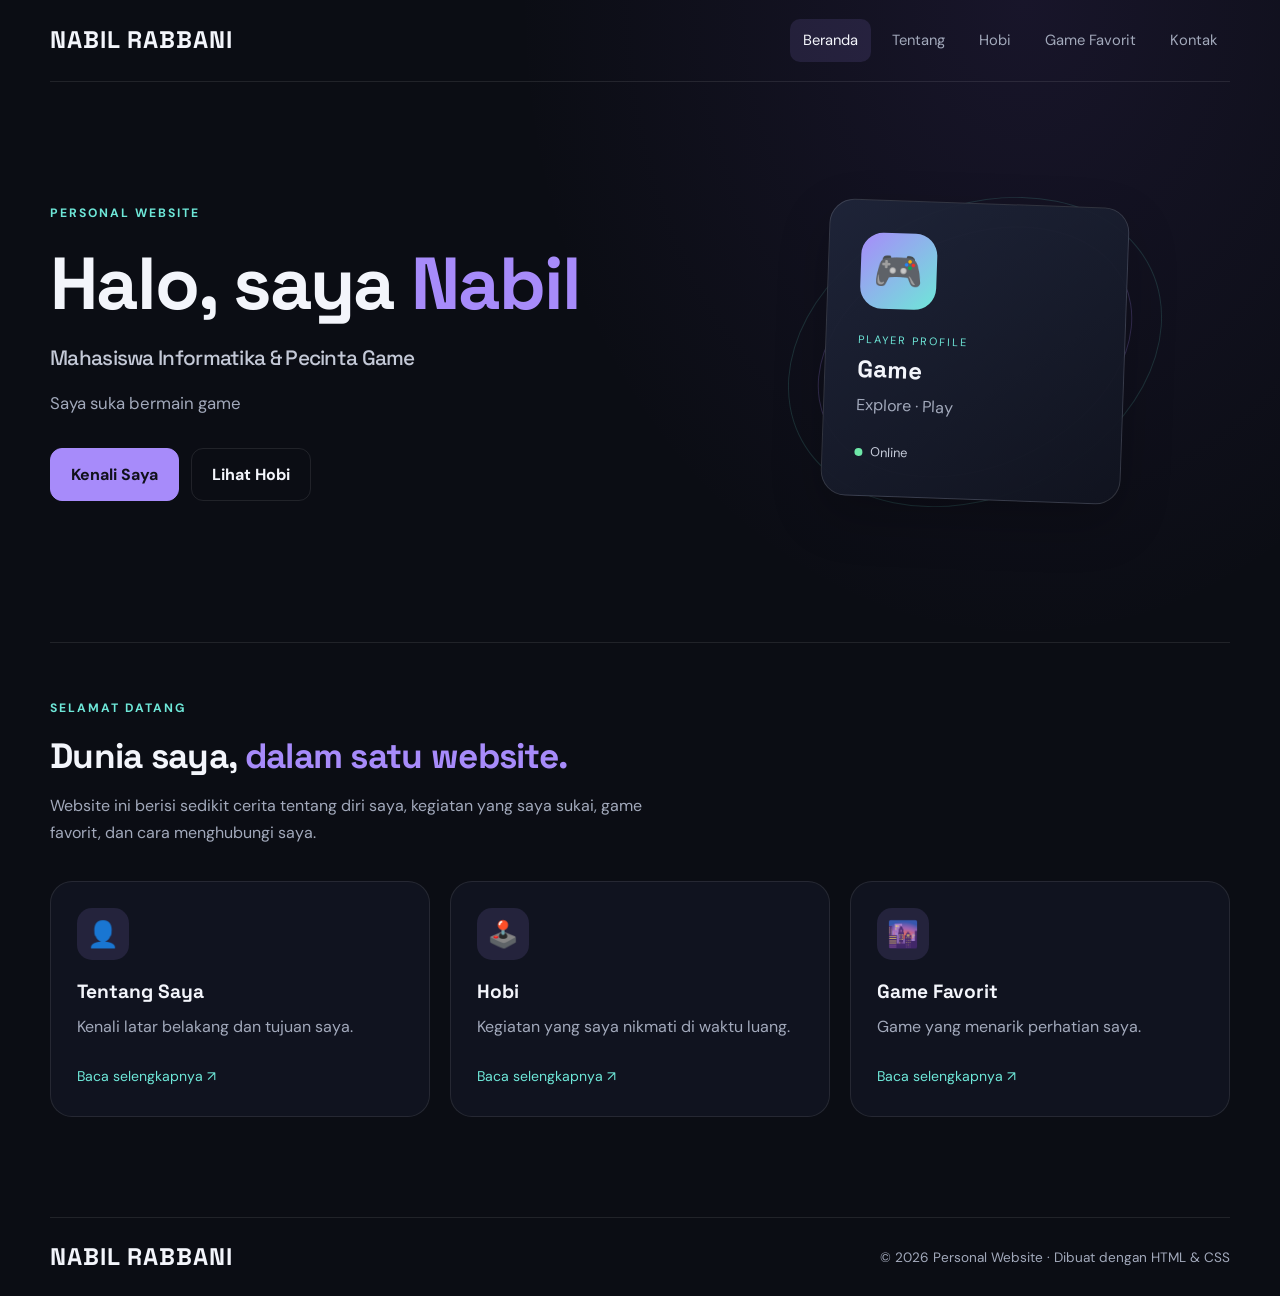
<file: index.html>
<!DOCTYPE html>
<html lang="id">
<head>
  <meta charset="UTF-8">
  <meta name="viewport" content="width=device-width, initial-scale=1.0">
  <title>Beranda | Nabil</title>
  <link rel="stylesheet" href="css/style.css">
</head>
<body>
  <header class="navbar">
    <a class="logo" href="index.html">NABIL RABBANI<span></span></a>
    <nav>
      <a class="active" href="index.html">Beranda</a>
      <a href="tentang.html">Tentang</a>
      <a href="hobi.html">Hobi</a>
      <a href="game.html">Game Favorit</a>
      <a href="kontak.html">Kontak</a>
    </nav>
  </header>

  <main>
    <section class="hero">
      <div class="hero-content">
        <p class="eyebrow">PERSONAL WEBSITE</p>
        <h1>Halo, saya <span>Nabil</span></h1>
        <h2>Mahasiswa Informatika & Pecinta Game</h2>
        <p class="lead">Saya suka bermain game</p>
        <div class="hero-buttons">
          <a class="btn" href="tentang.html">Kenali Saya</a>
          <a class="btn btn-outline" href="hobi.html">Lihat Hobi</a>
        </div>
      </div>
      <div class="hero-art">
        <div class="orbit orbit-one"></div><div class="orbit orbit-two"></div>
        <div class="game-card">
          <div class="game-icon">🎮</div>
          <p class="small-label">PLAYER PROFILE</p>
          <h3>Game</h3>
          <p>Explore · Play </p>
          <div class="status"><span></span> Online</div>
        </div>
      </div>
    </section>

    <section class="section intro">
      <p class="eyebrow">SELAMAT DATANG</p>
      <h2>Dunia saya, <span>dalam satu website.</span></h2>
      <p class="section-desc">Website ini berisi sedikit cerita tentang diri saya, kegiatan yang saya sukai, game favorit, dan cara menghubungi saya.</p>
      <div class="feature-grid">
        <a class="feature-card" href="tentang.html"><div class="feature-icon">👤</div><h3>Tentang Saya</h3><p>Kenali latar belakang dan tujuan saya.</p><span class="card-link">Baca selengkapnya ↗</span></a>
        <a class="feature-card" href="hobi.html"><div class="feature-icon">🕹️</div><h3>Hobi</h3><p>Kegiatan yang saya nikmati di waktu luang.</p><span class="card-link">Baca selengkapnya ↗</span></a>
        <a class="feature-card" href="game.html"><div class="feature-icon">🌆</div><h3>Game Favorit</h3><p>Game yang menarik perhatian saya.</p><span class="card-link">Baca selengkapnya ↗</span></a>
      </div>
    </section>
  </main>

  <footer><a class="logo" href="index.html">NABIL RABBANI<span></span></a><p>© 2026 Personal Website · Dibuat dengan HTML & CSS</p></footer>
</body>
</html>
</file>
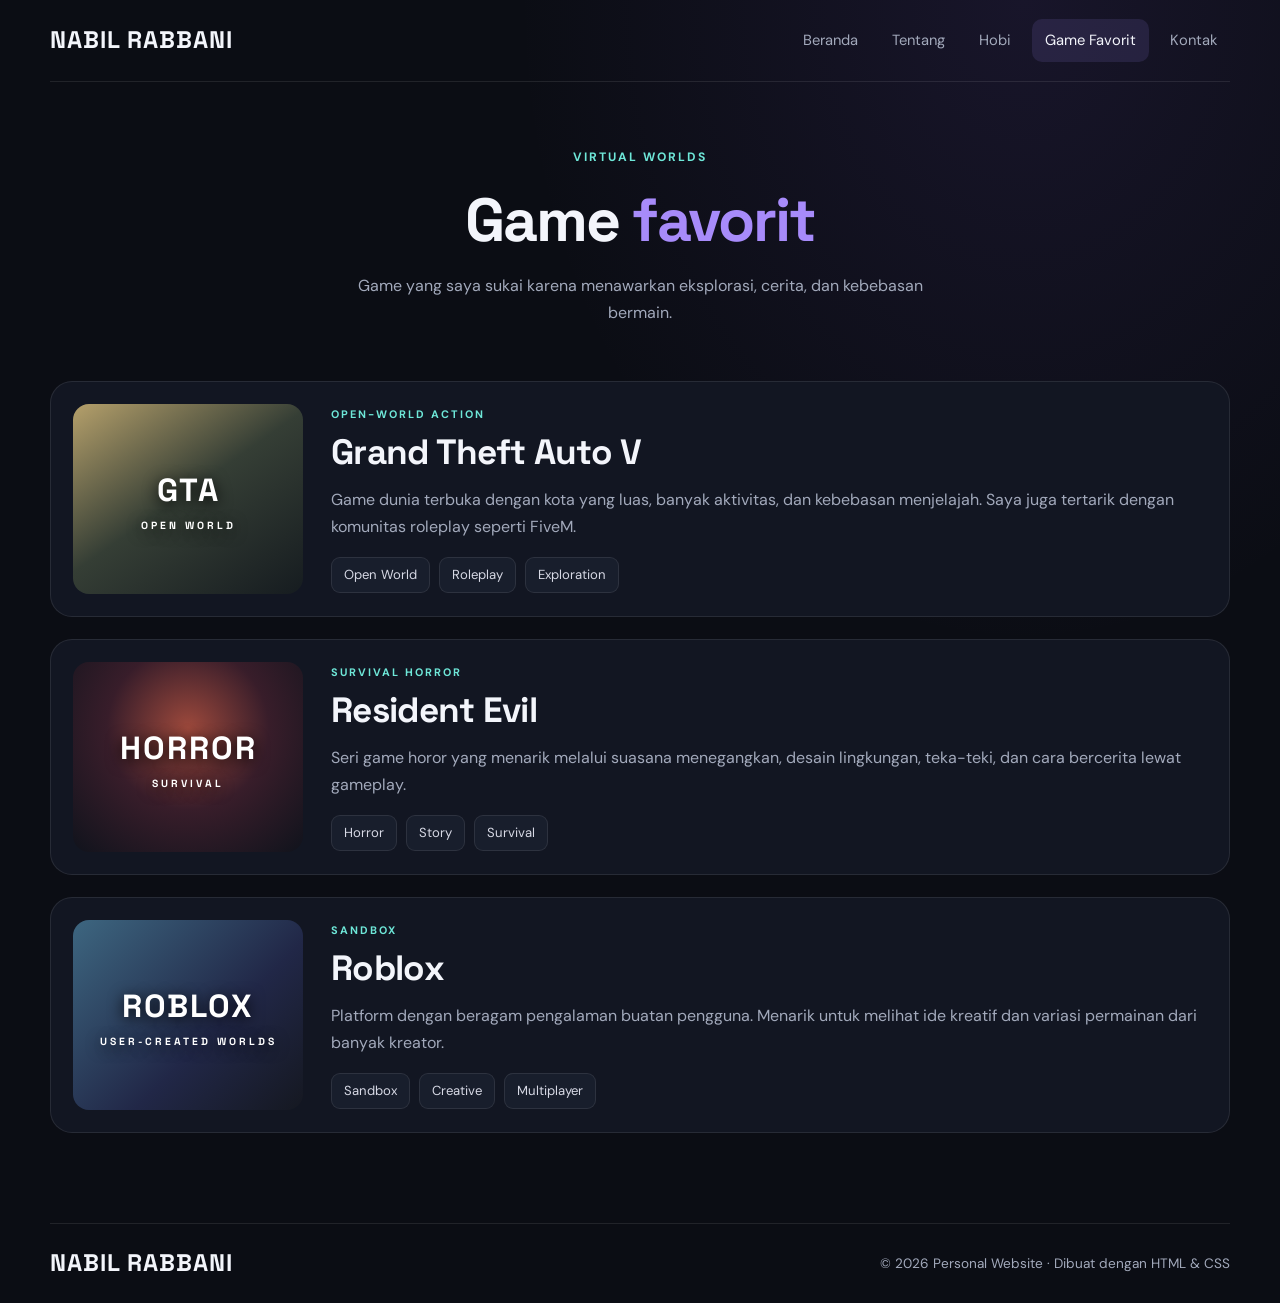
<file: game.html>
<!DOCTYPE html>
<html lang="id">
<head><meta charset="UTF-8"><meta name="viewport" content="width=device-width, initial-scale=1.0"><title>Game Favorit | Nabil</title><link rel="stylesheet" href="css/style.css"></head>
<body>
<header class="navbar"><a class="logo" href="index.html">NABIL RABBANI<span></span></a><nav><a href="index.html">Beranda</a><a href="tentang.html">Tentang</a><a href="hobi.html">Hobi</a><a class="active" href="game.html">Game Favorit</a><a href="kontak.html">Kontak</a></nav></header>
<main class="page-main">
  <section class="page-heading"><p class="eyebrow">VIRTUAL WORLDS</p><h1>Game <span>favorit</span></h1><p>Game yang saya sukai karena menawarkan eksplorasi, cerita, dan kebebasan bermain.</p></section>
  <section class="game-list">
    <article class="game-row"><div class="game-cover cover-gta"><span>GTA</span><small>OPEN WORLD</small></div><div class="game-info"><p class="eyebrow">OPEN-WORLD ACTION</p><h2>Grand Theft Auto V</h2><p>Game dunia terbuka dengan kota yang luas, banyak aktivitas, dan kebebasan menjelajah. Saya juga tertarik dengan komunitas roleplay seperti FiveM.</p><div class="tag-row"><span>Open World</span><span>Roleplay</span><span>Exploration</span></div></div></article>
    <article class="game-row"><div class="game-cover cover-horror"><span>HORROR</span><small>SURVIVAL</small></div><div class="game-info"><p class="eyebrow">SURVIVAL HORROR</p><h2>Resident Evil</h2><p>Seri game horor yang menarik melalui suasana menegangkan, desain lingkungan, teka-teki, dan cara bercerita lewat gameplay.</p><div class="tag-row"><span>Horror</span><span>Story</span><span>Survival</span></div></div></article>
    <article class="game-row"><div class="game-cover cover-roblox"><span>ROBLOX</span><small>USER-CREATED WORLDS</small></div><div class="game-info"><p class="eyebrow">SANDBOX</p><h2>Roblox</h2><p>Platform dengan beragam pengalaman buatan pengguna. Menarik untuk melihat ide kreatif dan variasi permainan dari banyak kreator.</p><div class="tag-row"><span>Sandbox</span><span>Creative</span><span>Multiplayer</span></div></div></article>
  </section>
</main>
<footer><a class="logo" href="index.html">NABIL RABBANI<span></span></a><p>© 2026 Personal Website · Dibuat dengan HTML & CSS</p></footer>
</body></html>
</file>
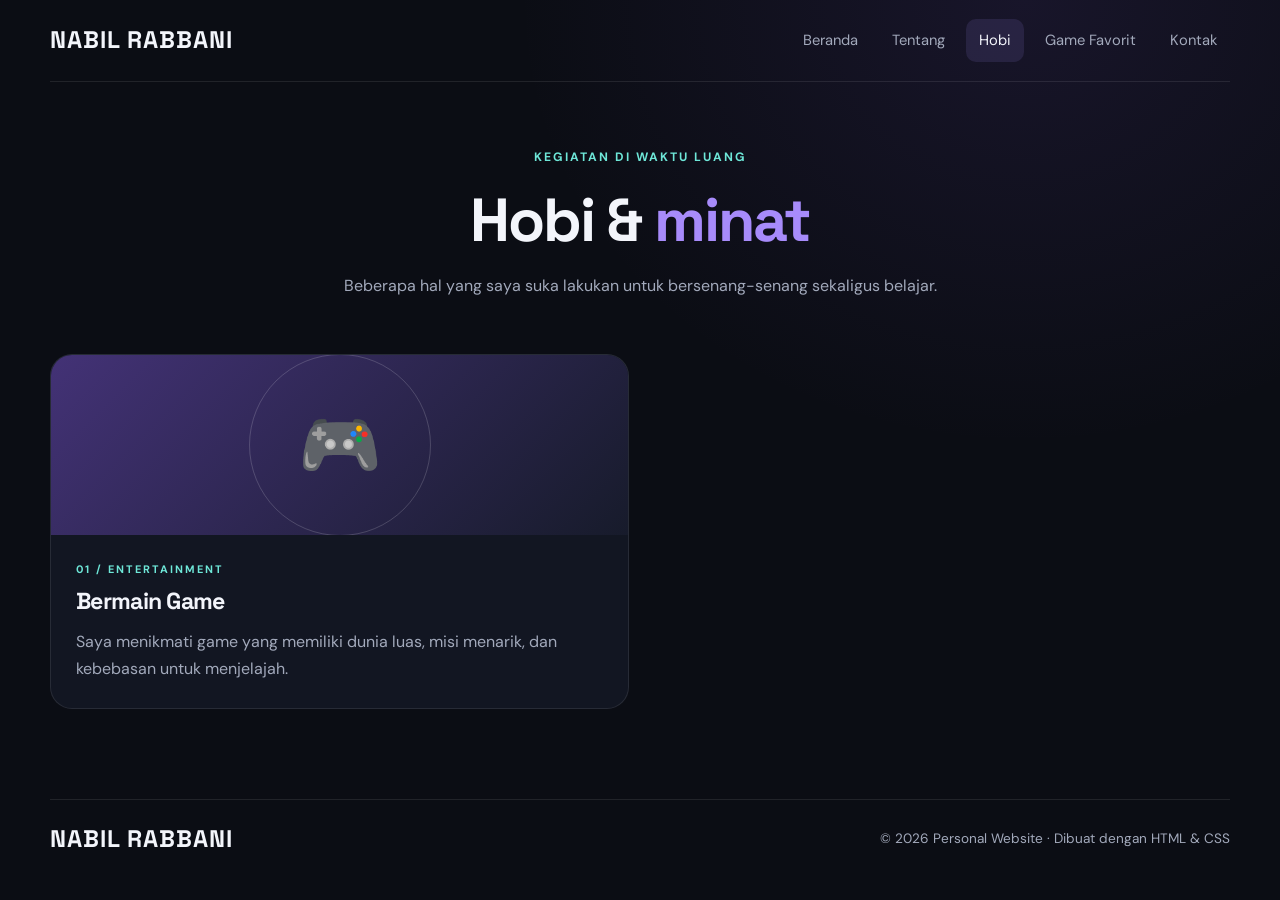
<file: hobi.html>
<!DOCTYPE html>
<html lang="id">
<head><meta charset="UTF-8"><meta name="viewport" content="width=device-width, initial-scale=1.0"><title>Hobi | Nabil</title><link rel="stylesheet" href="css/style.css"></head>
<body>
<header class="navbar"><a class="logo" href="index.html">NABIL RABBANI</a><nav><a href="index.html">Beranda</a><a href="tentang.html">Tentang</a><a class="active" href="hobi.html">Hobi</a><a href="game.html">Game Favorit</a><a href="kontak.html">Kontak</a></nav></header>
<main class="page-main">
  <section class="page-heading"><p class="eyebrow">KEGIATAN DI WAKTU LUANG</p><h1>Hobi & <span>minat</span></h1><p>Beberapa hal yang saya suka lakukan untuk bersenang-senang sekaligus belajar.</p></section>
  <section class="hobby-grid">
    <article class="hobby-card"><div class="hobby-visual purple">🎮</div><div class="hobby-body"><p class="eyebrow">01 / ENTERTAINMENT</p><h2>Bermain Game</h2><p>Saya menikmati game yang memiliki dunia luas, misi menarik, dan kebebasan untuk menjelajah.</p></div></article>
  </section>
</main>
<footer><a class="logo" href="index.html">NABIL RABBANI<span></span></a><p>© 2026 Personal Website · Dibuat dengan HTML & CSS</p></footer>
</body></html>
</file>
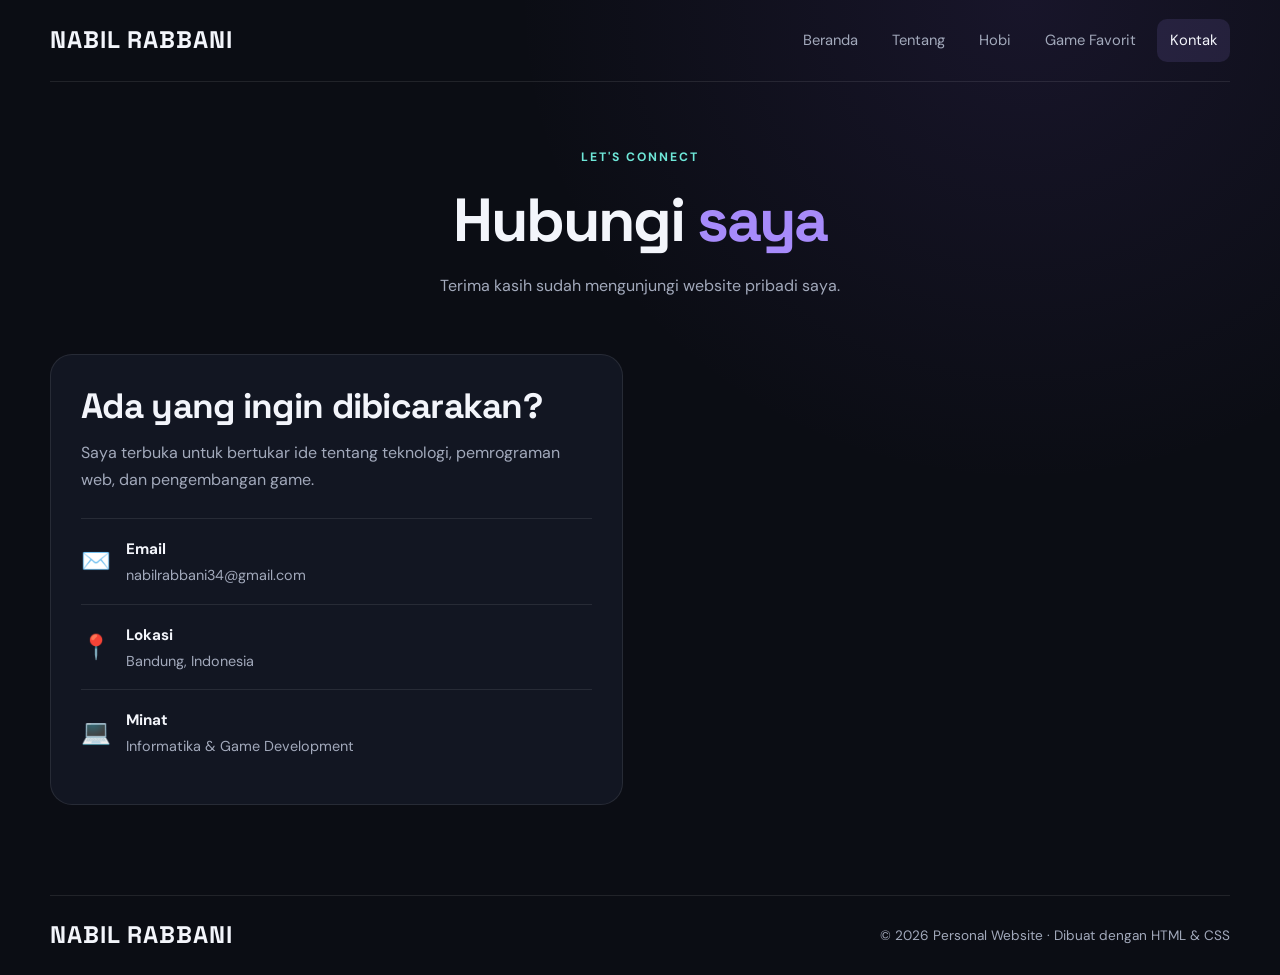
<file: kontak.html>
<!DOCTYPE html>
<html lang="id">
<head><meta charset="UTF-8"><meta name="viewport" content="width=device-width, initial-scale=1.0"><title>Kontak | Nabil</title><link rel="stylesheet" href="css/style.css"></head>
<body>
<header class="navbar"><a class="logo" href="index.html">NABIL RABBANI<span></span></a><nav><a href="index.html">Beranda</a><a href="tentang.html">Tentang</a><a href="hobi.html">Hobi</a><a href="game.html">Game Favorit</a><a class="active" href="kontak.html">Kontak</a></nav></header>
<main class="page-main contact-main">
  <section class="page-heading"><p class="eyebrow">LET'S CONNECT</p><h1>Hubungi <span>saya</span></h1><p>Terima kasih sudah mengunjungi website pribadi saya.</p></section>
  <section class="contact-layout">
    <div class="contact-copy"><h2>Ada yang ingin dibicarakan?</h2><p>Saya terbuka untuk bertukar ide tentang teknologi, pemrograman web, dan pengembangan game.</p><div class="contact-item"><span>✉️</span><div><b>Email</b><p>nabilrabbani34@gmail.com</p></div></div><div class="contact-item"><span>📍</span><div><b>Lokasi</b><p>Bandung, Indonesia</p></div></div><div class="contact-item"><span>💻</span><div><b>Minat</b><p>Informatika & Game Development</p></div></div></div>
</main>
<footer><a class="logo" href="index.html">NABIL RABBANI<span></span></a><p>© 2026 Personal Website · Dibuat dengan HTML & CSS</p></footer>
</body></html>
</file>
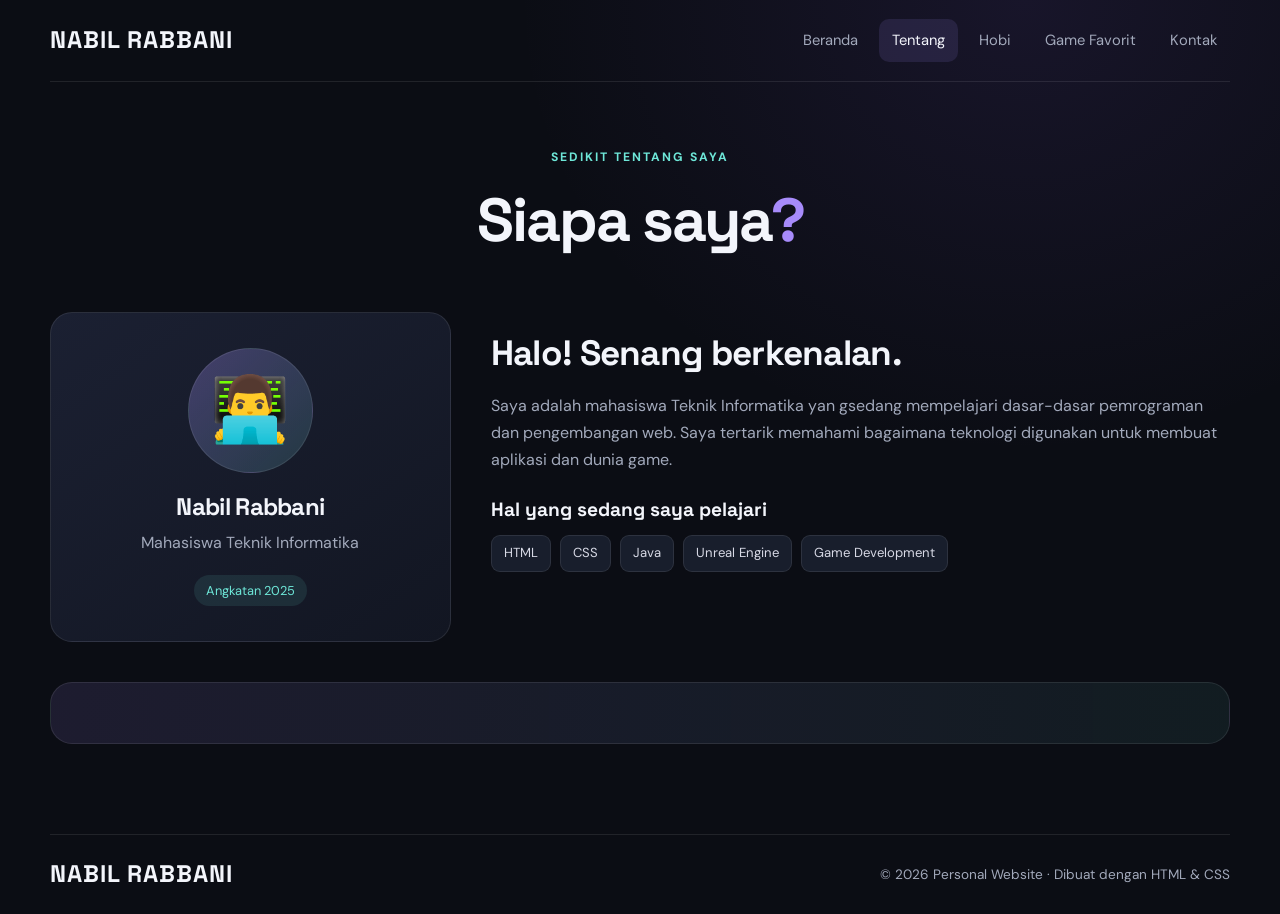
<file: tentang.html>
<!DOCTYPE html>
<html lang="id">
<head><meta charset="UTF-8"><meta name="viewport" content="width=device-width, initial-scale=1.0"><title>Tentang Saya | Nabil</title><link rel="stylesheet" href="css/style.css"></head>
<body>
<header class="navbar"><a class="logo" href="index.html">NABIL RABBANI<span></span></a><nav><a href="index.html">Beranda</a><a class="active" href="tentang.html">Tentang</a><a href="hobi.html">Hobi</a><a href="game.html">Game Favorit</a><a href="kontak.html">Kontak</a></nav></header>
<main class="page-main">
  <section class="page-heading"><p class="eyebrow">SEDIKIT TENTANG SAYA</p><h1>Siapa saya<span>?</span></h1><p></p></section>
  <section class="about-layout">
    <div class="profile-panel"><div class="avatar">👨‍💻</div><h2>Nabil Rabbani</h2><p>Mahasiswa Teknik Informatika</p><span class="tag">Angkatan 2025</span></div>
    <div class="about-copy"><h2>Halo! Senang berkenalan.</h2><p>Saya adalah mahasiswa Teknik Informatika yan gsedang mempelajari dasar-dasar pemrograman dan pengembangan web. Saya tertarik memahami bagaimana teknologi digunakan untuk membuat aplikasi dan dunia game.</p><h3>Hal yang sedang saya pelajari</h3><div class="skill-list"><span>HTML</span><span>CSS</span><span>Java</span><span>Unreal Engine</span><span>Game Development</span></div></div>
  </section>
  <section class="quote-panel"><p></p></section></main>
<footer><a class="logo" href="index.html">NABIL RABBANI<span></span></a><p>© 2026 Personal Website · Dibuat dengan HTML & CSS</p></footer>
</body></html>
</file>
<file: css/style.css>
@import url('https://fonts.googleapis.com/css2?family=DM+Sans:wght@400;500;600;700&family=Space+Grotesk:wght@400;500;600;700&display=swap');

:root {
  --bg: #0b0d14;
  --panel: #121622;
  --panel-light: #181e2c;
  --text: #f3f5fb;
  --muted: #a2a9bb;
  --accent: #a78bfa;
  --accent-2: #6ee7d8;
  --border: rgba(255,255,255,.09);
  --radius: 22px;
  --shadow: 0 20px 50px rgba(0,0,0,.22);
}
* { box-sizing: border-box; margin: 0; padding: 0; }
html { scroll-behavior: smooth; }
body {
  min-height: 100vh;
  background: radial-gradient(ellipse at 80% 0%, rgba(111,75,190,.13), transparent 35%), var(--bg);
  color: var(--text);
  font-family: 'DM Sans', sans-serif;
  line-height: 1.7;
}
a { color: inherit; text-decoration: none; }
p { color: var(--muted); }
h1, h2, h3, .logo { font-family: 'Space Grotesk', sans-serif; line-height: 1.2; }
h1 { font-size: clamp(2.5rem, 6vw, 4.6rem); letter-spacing: -2px; }
h2 { font-size: clamp(1.5rem, 3vw, 2.2rem); letter-spacing: -.7px; }
h3 { font-size: 1.2rem; }
span { color: var(--accent); }
.navbar {
  min-height: 82px; max-width: 1180px; width: calc(100% - 48px); margin: auto;
  display: flex; align-items: center; justify-content: space-between; gap: 24px;
  border-bottom: 1px solid var(--border);
}
.logo { font-size: 1.5rem; font-weight: 700; letter-spacing: 1px; }
.logo span { color: var(--accent-2); }
nav { display: flex; align-items: center; flex-wrap: wrap; gap: 8px; }
nav a { color: var(--muted); font-size: .92rem; padding: 9px 13px; border-radius: 10px; transition: color .25s, background .25s; }
nav a:hover, nav a.active { color: var(--text); background: rgba(167,139,250,.12); }
.hero {
  max-width: 1180px; width: calc(100% - 48px); min-height: 560px; margin: auto;
  display: grid; grid-template-columns: 1.1fr .9fr; align-items: center; gap: 45px; padding: 65px 0 85px;
}
.eyebrow { color: var(--accent-2); font-size: .76rem; font-weight: 700; letter-spacing: 2px; margin-bottom: 16px; }
.hero h1 { margin-bottom: 18px; }
.hero h2 { color: #c4c9d7; font-size: 1.3rem; font-weight: 500; margin-bottom: 18px; }
.lead { max-width: 540px; font-size: 1.05rem; }
.hero-buttons { display: flex; gap: 12px; flex-wrap: wrap; margin-top: 30px; }
.btn { display: inline-flex; justify-content: center; align-items: center; border: 1px solid var(--accent); border-radius: 12px; padding: 12px 20px; color: #11111b; background: var(--accent); font: inherit; font-weight: 700; cursor: pointer; transition: transform .25s, box-shadow .25s, background .25s; }
.btn:hover { transform: translateY(-3px); box-shadow: 0 10px 28px rgba(167,139,250,.25); }
.btn-outline { background: transparent; color: var(--text); border-color: var(--border); }
.btn-outline:hover { background: var(--panel-light); }
.hero-art { min-height: 370px; position: relative; display: grid; place-items: center; }
.orbit { position: absolute; border: 1px solid rgba(167,139,250,.23); border-radius: 50%; transform: rotate(-25deg); }
.orbit-one { width: 330px; height: 230px; animation: float 7s ease-in-out infinite; }
.orbit-two { width: 390px; height: 290px; border-color: rgba(110,231,216,.15); animation: float 9s ease-in-out infinite reverse; }
.game-card { position: relative; z-index: 1; width: min(300px, 85%); padding: 32px; border: 1px solid rgba(255,255,255,.13); border-radius: 25px; background: linear-gradient(145deg, rgba(31,37,57,.96), rgba(17,20,31,.96)); box-shadow: var(--shadow); transform: rotate(2deg); }
.game-icon { width: 76px; height: 76px; display: grid; place-items: center; background: linear-gradient(135deg, #a78bfa, #6ee7d8); border-radius: 22px; font-size: 2.5rem; margin-bottom: 22px; }
.small-label { font-size: .68rem; letter-spacing: 2px; color: var(--accent-2); }
.game-card h3 { font-size: 1.5rem; margin: 7px 0; }
.status { display: flex; align-items: center; gap: 8px; font-size: .8rem; margin-top: 23px; color: #c6ccda; }
.status span { width: 8px; height: 8px; border-radius: 50%; background: #6ee7a8; }
.section, .page-main { max-width: 1180px; width: calc(100% - 48px); margin: auto; }
.intro { padding: 55px 0 100px; border-top: 1px solid var(--border); }
.intro h2 { max-width: 600px; margin-bottom: 15px; }
.section-desc { max-width: 600px; }
.feature-grid { display: grid; grid-template-columns: repeat(3, 1fr); gap: 20px; margin-top: 35px; }
.feature-card { padding: 26px; border: 1px solid var(--border); border-radius: var(--radius); background: rgba(18,22,34,.8); transition: transform .25s, border-color .25s, background .25s; }
.feature-card:hover { transform: translateY(-7px); border-color: rgba(167,139,250,.55); background: var(--panel-light); }
.feature-icon { width: 52px; height: 52px; display: grid; place-items: center; background: rgba(167,139,250,.13); border-radius: 15px; font-size: 1.6rem; margin-bottom: 20px; }
.feature-card h3 { margin-bottom: 10px; }
.feature-card p { margin-bottom: 22px; }
.card-link { color: var(--accent-2); font-size: .88rem; }
footer { max-width: 1180px; width: calc(100% - 48px); margin: auto; padding: 25px 0; border-top: 1px solid var(--border); display: flex; align-items: center; justify-content: space-between; gap: 18px; }
footer p { font-size: .85rem; }
.page-main { padding-top: 65px; padding-bottom: 90px; }
.page-heading { text-align: center; max-width: 700px; margin: 0 auto 55px; }
.page-heading h1 { font-size: clamp(2.5rem, 5vw, 3.8rem); margin-bottom: 15px; }
.page-heading > p:last-child { max-width: 600px; margin: auto; }
.about-layout { display: grid; grid-template-columns: .7fr 1.3fr; gap: 35px; align-items: stretch; }
.profile-panel { background: linear-gradient(145deg, #1b2032, #121622); border: 1px solid var(--border); border-radius: var(--radius); padding: 35px 25px; text-align: center; }
.avatar { width: 125px; height: 125px; margin: 0 auto 20px; display: grid; place-items: center; font-size: 4rem; border-radius: 50%; background: linear-gradient(135deg, rgba(167,139,250,.3), rgba(110,231,216,.15)); border: 1px solid var(--border); }
.profile-panel h2 { font-size: 1.5rem; margin-bottom: 8px; }
.profile-panel p { margin-bottom: 18px; }
.tag { display: inline-block; border-radius: 50px; background: rgba(110,231,216,.1); color: var(--accent-2); padding: 5px 12px; font-size: .8rem; }
.about-copy { padding: 20px 5px; }
.about-copy h2 { margin-bottom: 18px; }
.about-copy p { margin-bottom: 17px; }
.about-copy h3 { margin: 25px 0 14px; }
.skill-list, .tag-row { display: flex; flex-wrap: wrap; gap: 9px; }
.skill-list span, .tag-row span { padding: 6px 12px; color: #d7d9e5; background: var(--panel-light); border: 1px solid var(--border); border-radius: 9px; font-size: .82rem; }
.quote-panel { margin-top: 40px; padding: 30px; text-align: center; border-radius: var(--radius); background: linear-gradient(90deg, rgba(167,139,250,.12), rgba(110,231,216,.07)); border: 1px solid var(--border); }
.quote-panel p { color: var(--text); font-family: 'Space Grotesk', sans-serif; font-size: 1.2rem; }
.hobby-grid { display: grid; grid-template-columns: repeat(2, 1fr); gap: 22px; }
.hobby-card { overflow: hidden; border: 1px solid var(--border); border-radius: var(--radius); background: var(--panel); transition: transform .25s, border-color .25s; }
.hobby-card:hover { transform: translateY(-5px); border-color: rgba(167,139,250,.45); }
.hobby-visual { min-height: 180px; display: grid; place-items: center; font-size: 4.2rem; position: relative; overflow: hidden; }
.hobby-visual::after { content: ''; position: absolute; width: 180px; height: 180px; border: 1px solid rgba(255,255,255,.17); border-radius: 50%; }
.purple { background: linear-gradient(135deg, #433276, #171b2b); }
.blue { background: linear-gradient(135deg, #174f70, #171b2b); }
.orange { background: linear-gradient(135deg, #7d442e, #171b2b); }
.green { background: linear-gradient(135deg, #24634e, #171b2b); }
.hobby-body { padding: 25px; }
.hobby-body .eyebrow { font-size: .68rem; margin-bottom: 10px; }
.hobby-body h2 { font-size: 1.45rem; margin-bottom: 12px; }
.game-list { display: grid; gap: 22px; }
.game-row { display: grid; grid-template-columns: 230px 1fr; gap: 28px; align-items: center; padding: 22px; background: var(--panel); border: 1px solid var(--border); border-radius: var(--radius); transition: border-color .25s; }
.game-row:hover { border-color: rgba(167,139,250,.5); }
.game-cover { min-height: 190px; display: flex; flex-direction: column; justify-content: center; align-items: center; border-radius: 16px; color: white; font-family: 'Space Grotesk', sans-serif; font-size: 2rem; font-weight: 700; letter-spacing: 2px; text-shadow: 0 3px 15px #000; }
.game-cover span { color: white; }
.game-cover small { font-size: .65rem; letter-spacing: 3px; }
.cover-gta { background: linear-gradient(145deg, #b5a06b, #353e35 48%, #161c20); }
.cover-horror { background: radial-gradient(circle at 50% 35%, #9d493c, #381d2a 48%, #10131c); }
.cover-roblox { background: linear-gradient(135deg, #3d6680, #212747 60%, #151821); }
.game-info .eyebrow { font-size: .68rem; margin-bottom: 8px; }
.game-info h2 { margin-bottom: 12px; }
.game-info > p:not(.eyebrow) { margin-bottom: 17px; }
.contact-layout { display: grid; grid-template-columns: 1fr 1fr; gap: 35px; }
.contact-copy, .contact-form { padding: 30px; border: 1px solid var(--border); border-radius: var(--radius); background: var(--panel); }
.contact-copy h2, .contact-form h2 { margin-bottom: 12px; }
.contact-copy > p { margin-bottom: 25px; }
.contact-item { display: flex; gap: 15px; align-items: center; padding: 16px 0; border-top: 1px solid var(--border); }
.contact-item > span { font-size: 1.5rem; }
.contact-item b { font-size: .95rem; }
.contact-item p { font-size: .9rem; }
.muted, .form-note { font-size: .85rem; }
.contact-form form { display: grid; gap: 10px; margin-top: 20px; }
.contact-form label { font-size: .9rem; color: #dfe2ed; }
.contact-form input, .contact-form textarea { width: 100%; padding: 12px 14px; border-radius: 10px; border: 1px solid var(--border); background: #0b0e16; color: var(--text); font: inherit; outline: none; resize: vertical; }
.contact-form input:focus, .contact-form textarea:focus { border-color: var(--accent); box-shadow: 0 0 0 3px rgba(167,139,250,.1); }
.contact-form button { margin-top: 8px; }
.form-note { margin-top: 15px; }


@keyframes float { 0%, 100% { transform: rotate(-25deg) translateY(0); } 50% { transform: rotate(-20deg) translateY(-12px); } }


@media (max-width: 850px) {
  .navbar { padding: 17px 0; align-items: flex-start; flex-direction: column; gap: 12px; }
  nav { gap: 4px; }
  nav a { padding: 7px 9px; font-size: .86rem; }
  .hero { grid-template-columns: 1fr; padding: 60px 0; text-align: center; gap: 20px; }
  .hero .lead { margin: auto; }
  .hero-buttons { justify-content: center; }
  .hero-art { min-height: 320px; }
  .feature-grid { grid-template-columns: 1fr 1fr; }
  .about-layout, .contact-layout { grid-template-columns: 1fr; }
}
@media (max-width: 560px) {
  .navbar, .hero, .section, .page-main, footer { width: calc(100% - 32px); }
  .feature-grid, .hobby-grid { grid-template-columns: 1fr; }
  .hero { min-height: auto; }
  .hero-art { min-height: 285px; }
  .orbit-one { width: 270px; height: 190px; }
  .orbit-two { width: 310px; height: 235px; }
  .page-main { padding-top: 45px; }
  .page-heading { margin-bottom: 35px; }
  .game-row { grid-template-columns: 1fr; gap: 18px; }
  .game-cover { min-height: 160px; }
  .contact-copy, .contact-form { padding: 22px; }
  footer { flex-direction: column; align-items: flex-start; }
}
</file>
